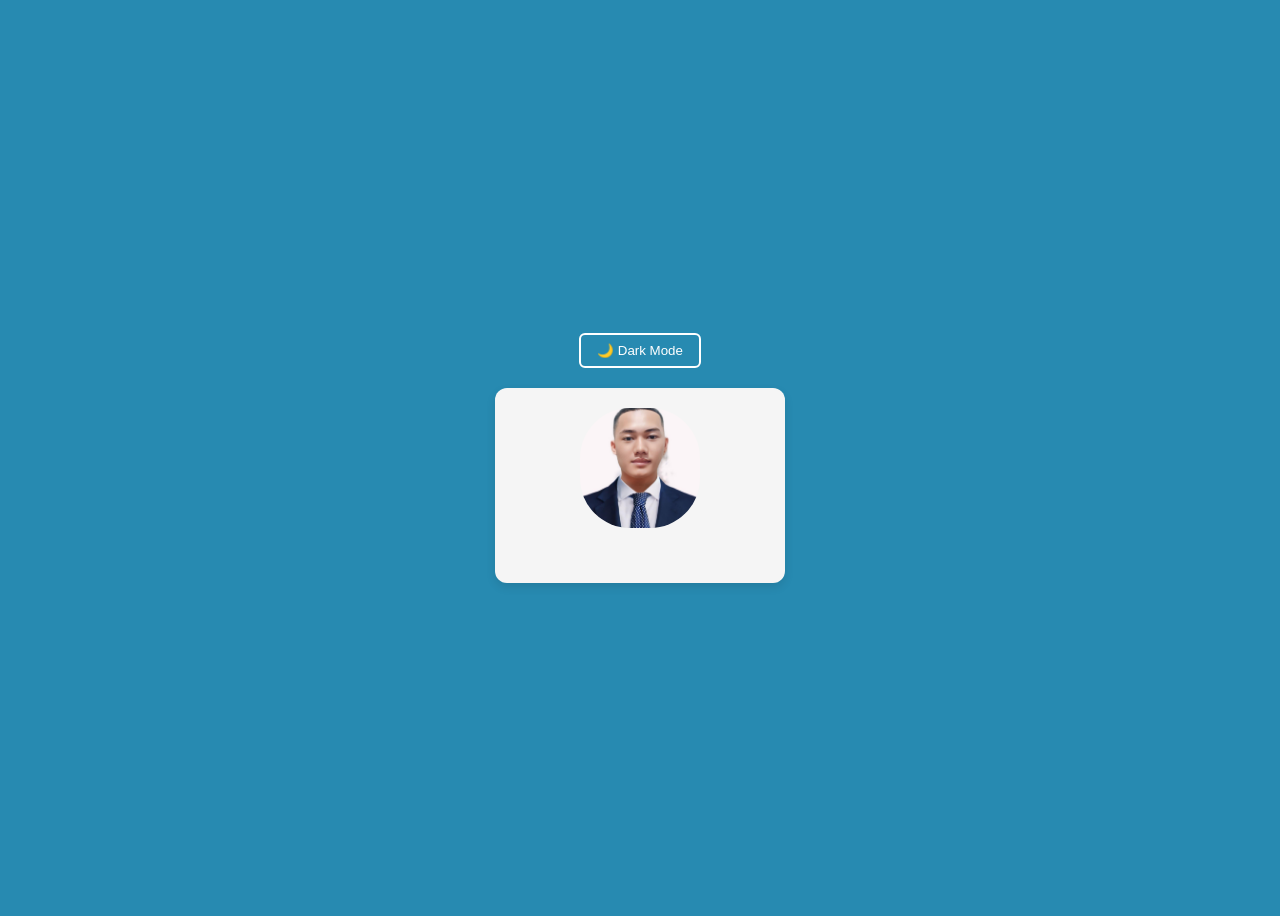
<file: activity4/index.html>
<!DOCTYPE html>
<html lang="en">
<head>
  <meta charset="UTF-8">
  <meta name="viewport" content="width=device-width, initial-scale=1.0">
  <title>Dark Mode Card</title>
  <link rel="stylesheet" href="style.css">
</head>
<body>
  
  <button id="toggle-theme">🌙 Dark Mode</button>

  <div class="card">
    <img src="aguirre.jpg" alt="">
    <p>this is the test of your eye</p>
  </div>

  <script>
    const toggleBtn = document.getElementById('toggle-theme');
    toggleBtn.addEventListener('click', () => {
      document.body.classList.toggle('dark');
      if (document.body.classList.contains('dark')) {
        toggleBtn.textContent = '☀️ Light Mode';
      } else {
        toggleBtn.textContent = '🌙 Dark Mode';
      }
    });
  </script>

</body>
</html>
</file>
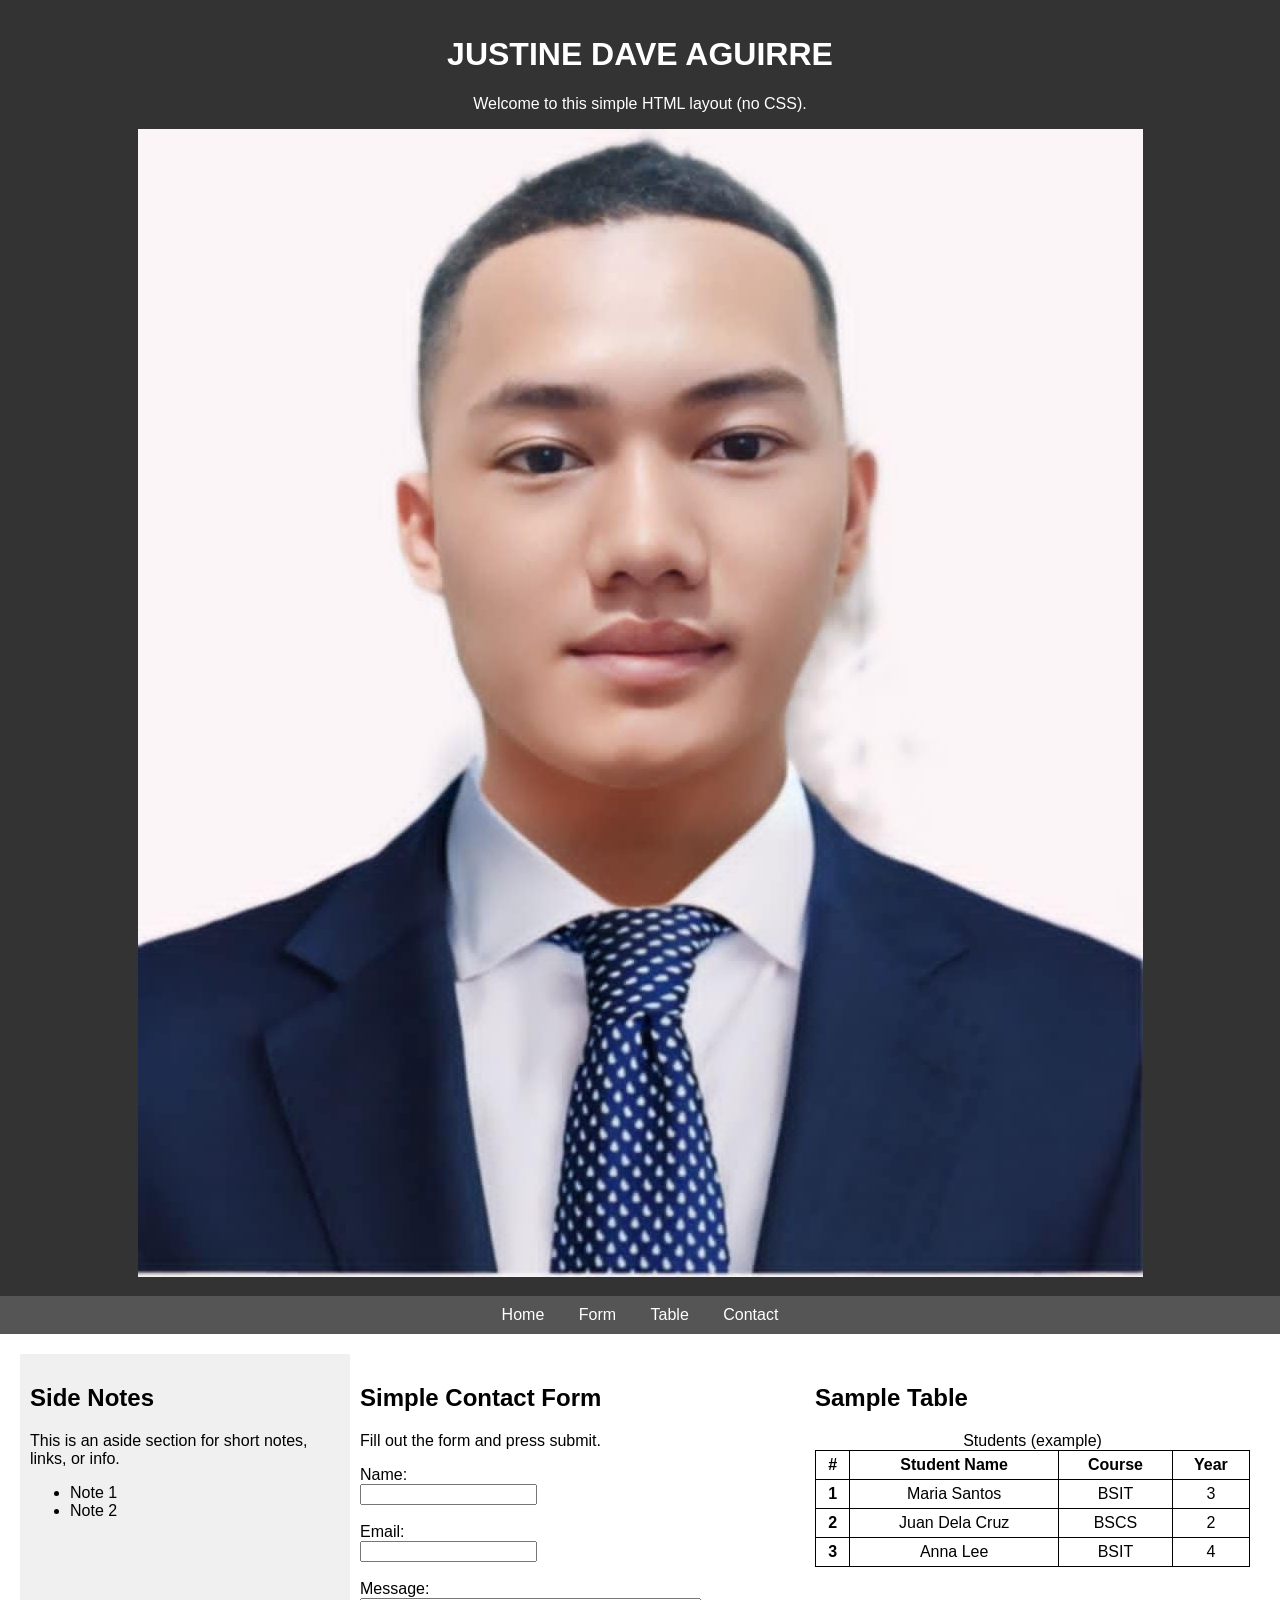
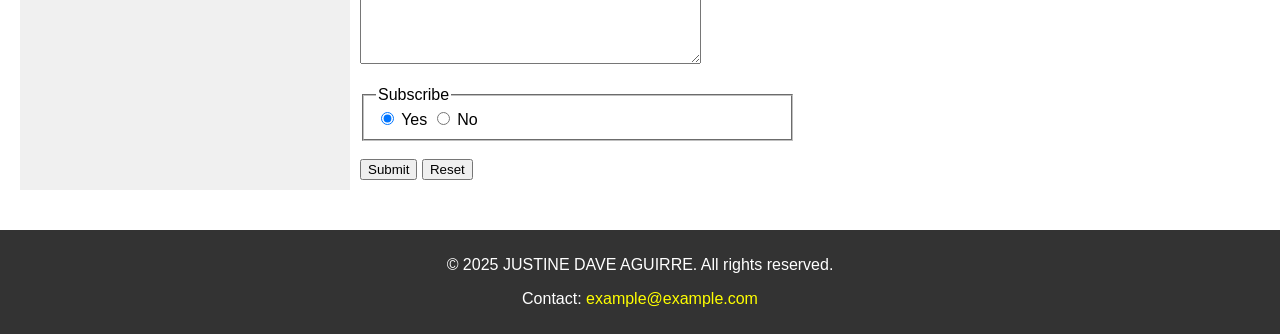
<file: activity5/index.html>
<!doctype html>
<html lang="en">
<head>
  <meta charset="utf-8" />
  <meta name="viewport" content="width=device-width,initial-scale=1" />
  <title>JUSTINE DAVE AGUIRRE — Simple Page</title>
  <link rel="stylesheet" href="style.css">
</head>
<body>

 
  <header>
    <h1>JUSTINE DAVE AGUIRRE</h1>
    <p>Welcome to this simple HTML layout (no CSS).</p>
    <img src="aguirre.jpg" alt="Header banner image" />
  </header>


  <nav aria-label="Main navigation">
    <ul>
      <li><a href="#home">Home</a></li>
      <li><a href="#form-section">Form</a></li>
      <li><a href="#table-section">Table</a></li>
      <li><a href="#contact">Contact</a></li>
    </ul>
  </nav>


  <main>
    <aside aria-labelledby="aside-heading">
      <h2 id="aside-heading">Side Notes</h2>
      <p>This is an aside section for short notes, links, or info.</p>
      <ul>
        <li>Note 1</li>
        <li>Note 2</li>
      </ul>
    </aside>

  
    <section id="form-section">
      <h2>Simple Contact Form</h2>
      <form id="contactForm" action="#" method="post" aria-describedby="form-desc">
        <p id="form-desc">Fill out the form and press submit.</p>

        <label for="name">Name:</label><br />
        <input type="text" id="name" name="name" required /><br /><br />

        <label for="email">Email:</label><br />
        <input type="email" id="email" name="email" required /><br /><br />

        <label for="message">Message:</label><br />
        <textarea id="message" name="message" rows="4" cols="40"></textarea><br /><br />

        <fieldset>
          <legend>Subscribe</legend>
          <label><input type="radio" name="subscribe" value="yes" checked /> Yes</label>
          <label><input type="radio" name="subscribe" value="no" /> No</label>
        </fieldset><br />

        <button type="submit">Submit</button>
        <button type="reset">Reset</button>
      </form>
    </section>

    
    <section id="table-section">
      <h2>Sample Table</h2>
      <table border="1" summary="Sample data table">
        <caption>Students (example)</caption>
        <thead>
          <tr>
            <th scope="col">#</th>
            <th scope="col">Student Name</th>
            <th scope="col">Course</th>
            <th scope="col">Year</th>
          </tr>
        </thead>
        <tbody>
          <tr>
            <th scope="row">1</th>
            <td>Maria Santos</td>
            <td>BSIT</td>
            <td>3</td>
          </tr>
          <tr>
            <th scope="row">2</th>
            <td>Juan Dela Cruz</td>
            <td>BSCS</td>
            <td>2</td>
          </tr>
          <tr>
            <th scope="row">3</th>
            <td>Anna Lee</td>
            <td>BSIT</td>
            <td>4</td>
          </tr>
        </tbody>
      </table>
    </section>

  </main>


  <footer>
    <p>&copy; <time datetime="2025">2025</time> JUSTINE DAVE AGUIRRE. All rights reserved.</p>
    <p>Contact: <a href="mailto:example@example.com">example@example.com</a></p>
  </footer>

</body>
</html>
</file>
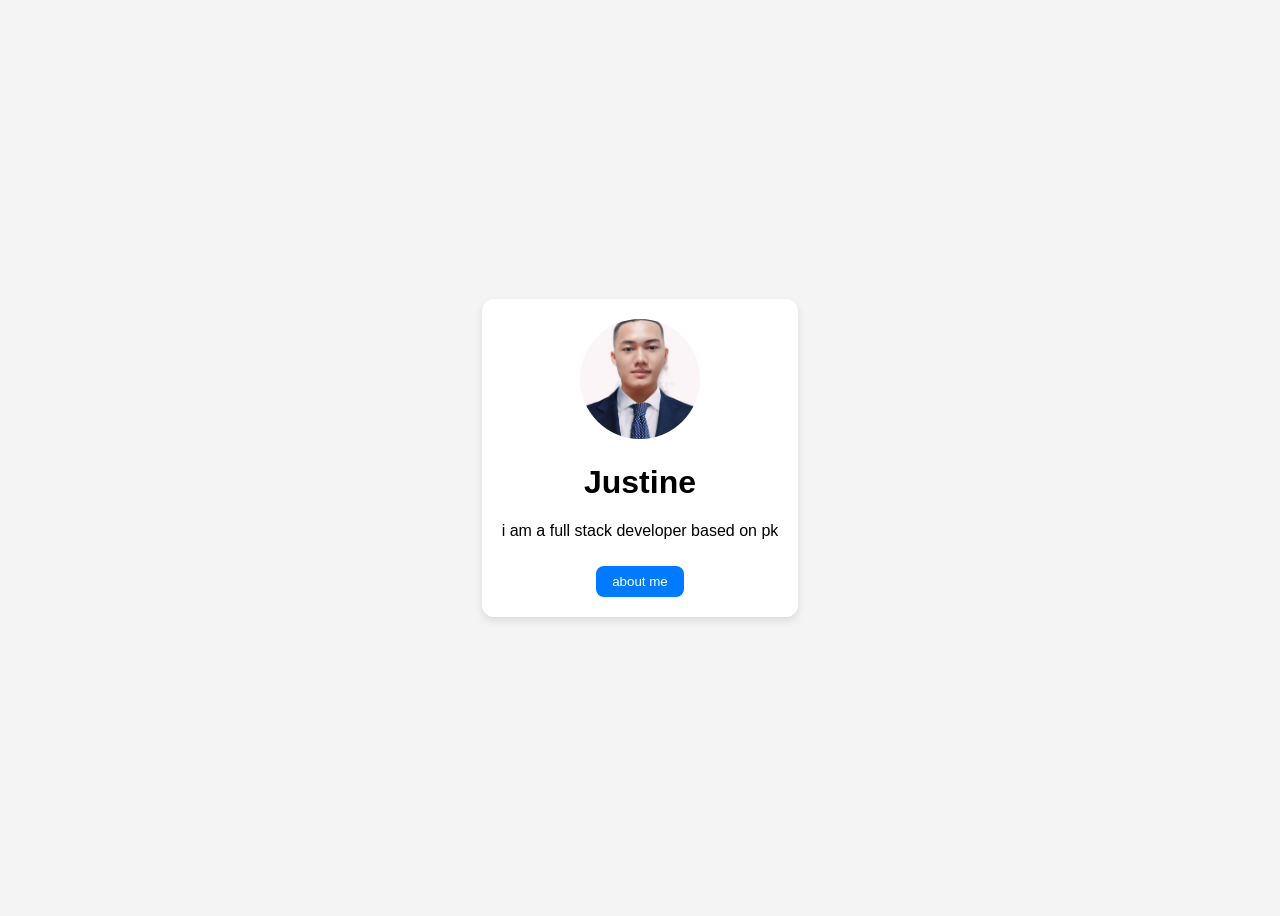
<file: activity3/activity3.html>
<!DOCTYPE html>
<html lang="en">
<head>
  <meta charset="UTF-8">
  <meta name="viewport" content="width=device-width, initial-scale=1.0">
  <title>Document</title>
  <link rel="stylesheet" href="style.css">
</head>
<body>
  <div class="profile">
    <img src="aguirre.jpg" alt="haha" class="center-img">
    <h1>Justine</h1>
    <p>i am a full stack developer based on pk</p>
    <button id = "btn-aboutme">about me</button>
    <div id="info" class="hide">
      <p>i am a self made programer, my passion runs through my blood</p>
    </div>
  </div>
  <script src="script.js"></script>
</body>
</html>
</file>
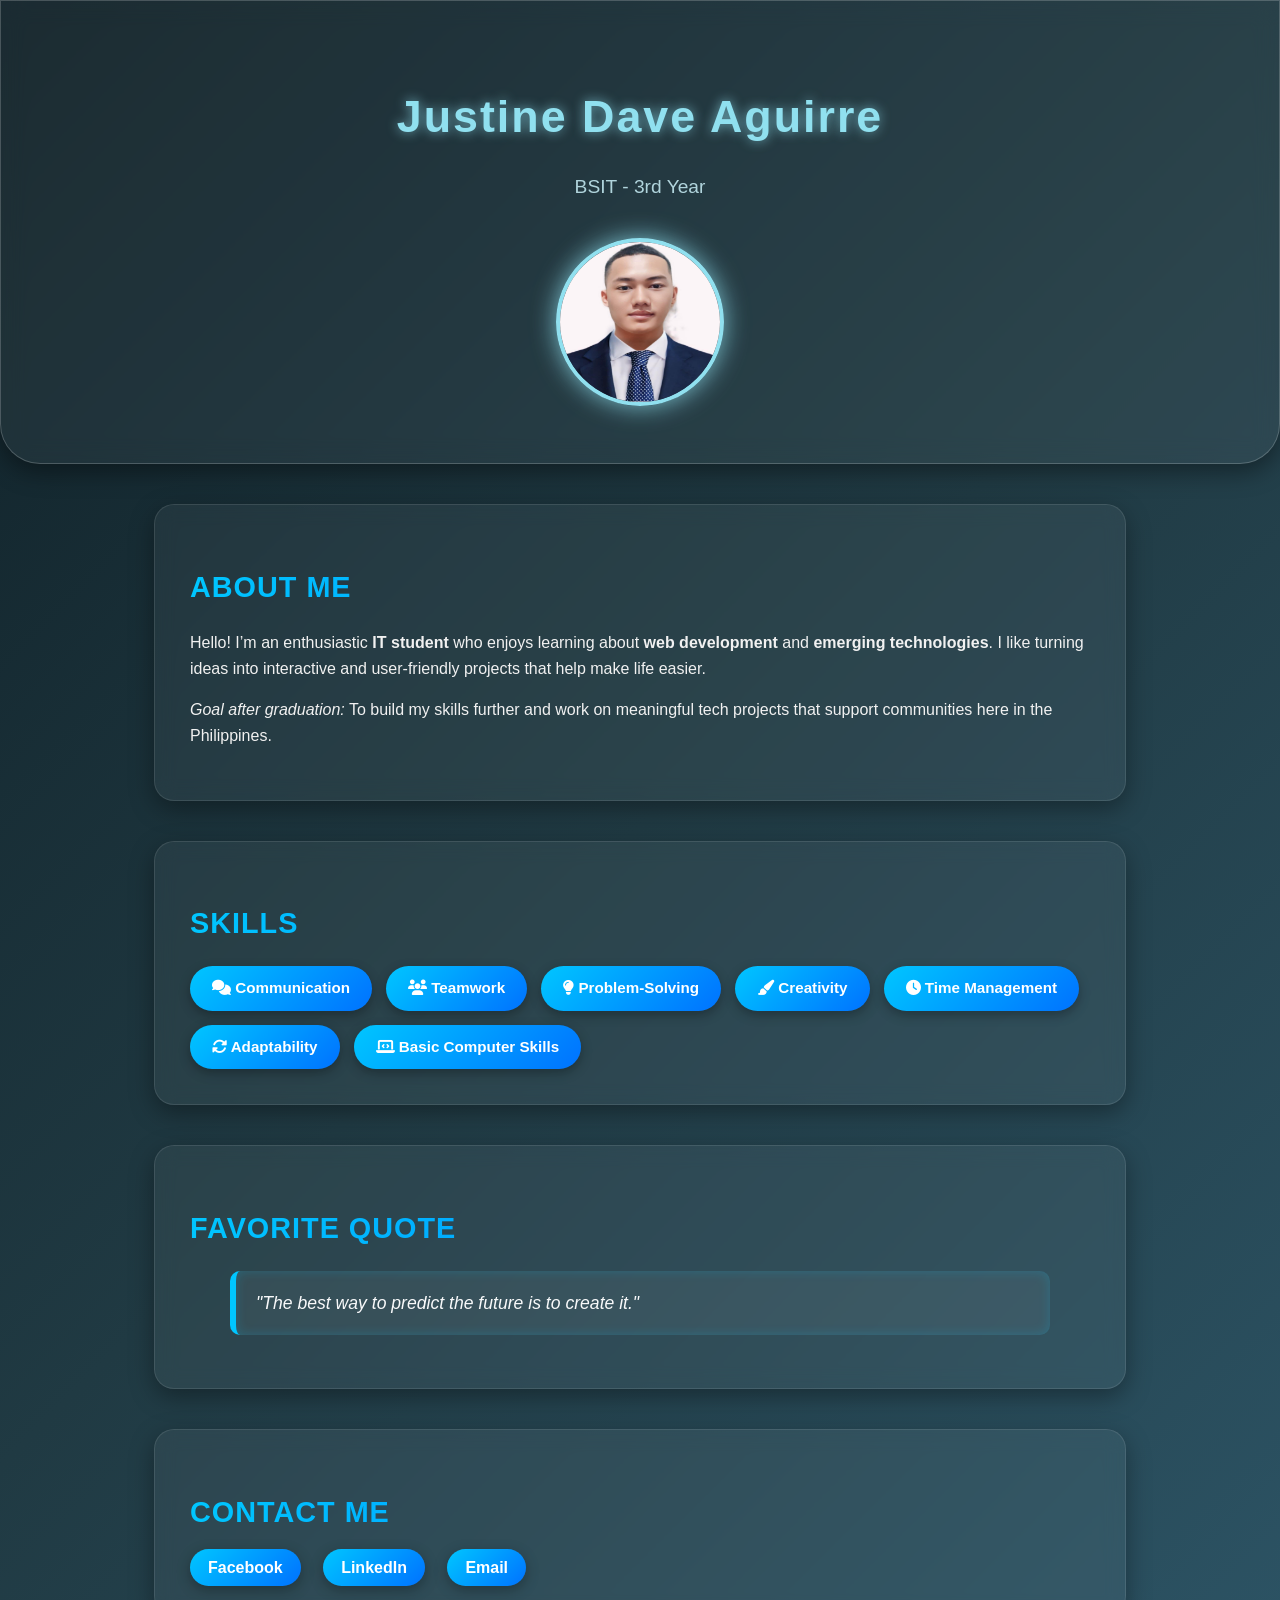
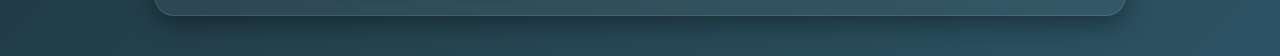
<file: activity/activity1/Activity.html>
<!DOCTYPE html>
<html lang="en">
<head>
    <meta charset="UTF-8">
    <meta name="viewport" content="width=device-width, initial-scale=1.0">
    <title>Justine Dave V. Aguirre</title>
    <link rel="stylesheet" href="style.css">
</head>
<body>

    <header>
        <h1 id="fullName">Justine Dave V. Aguirre</h1>
        <p id="courseYear">BSIT-3C</p>
        <img src="justine.jpg" alt="Profile Image" id="profileImage">
    </header>

    <section class="about-me">
    <h2>About Me</h2>
    <p>
        Hello! I’m an enthusiastic <strong>IT student</strong> who enjoys learning about 
        <strong>web development</strong> and <strong>emerging technologies</strong>.  
        I like turning ideas into interactive and user-friendly projects that help make life easier.
    </p>
    <p>
       <em>Goal after graduation:</em>  
        To build my skills further and work on meaningful tech projects that support communities here in the Philippines.
    </p>
</section>


   <section>
    <h2>Skills</h2>
    <div class="skills" id="skillsList">
        <div class="skill communication"><i class="fas fa-comments"></i> Communication</div>
        <div class="skill teamwork"><i class="fas fa-users"></i> Teamwork</div>
        <div class="skill problem"><i class="fas fa-lightbulb"></i> Problem-Solving</div>
        <div class="skill creativity"><i class="fas fa-paint-brush"></i> Creativity</div>
        <div class="skill time"><i class="fas fa-clock"></i> Time Management</div>
        <div class="skill adaptability"><i class="fas fa-sync-alt"></i> Adaptability</div>
        <div class="skill tech"><i class="fas fa-laptop-code"></i> Basic Computer Skills</div>
    </div>
</section>

<link rel="stylesheet" href="https://cdnjs.cloudflare.com/ajax/libs/font-awesome/6.5.1/css/all.min.css">


    <section>
        <h2>Favorite Quote</h2>
        <blockquote id="quote">
            "The best way to predict the future is to create it."
        </blockquote>
    </section>

    <section class="contact">
        <h2>Contact Me</h2>
        <a href="https://facebook.com" target="_blank">Facebook</a>
        <a href="https://linkedin.com" target="_blank">LinkedIn</a>
        <a href="mailto:youremail@example.com">Email</a>
    </section>

    <script src="script.js"></script>
</body>
</html>
</file>
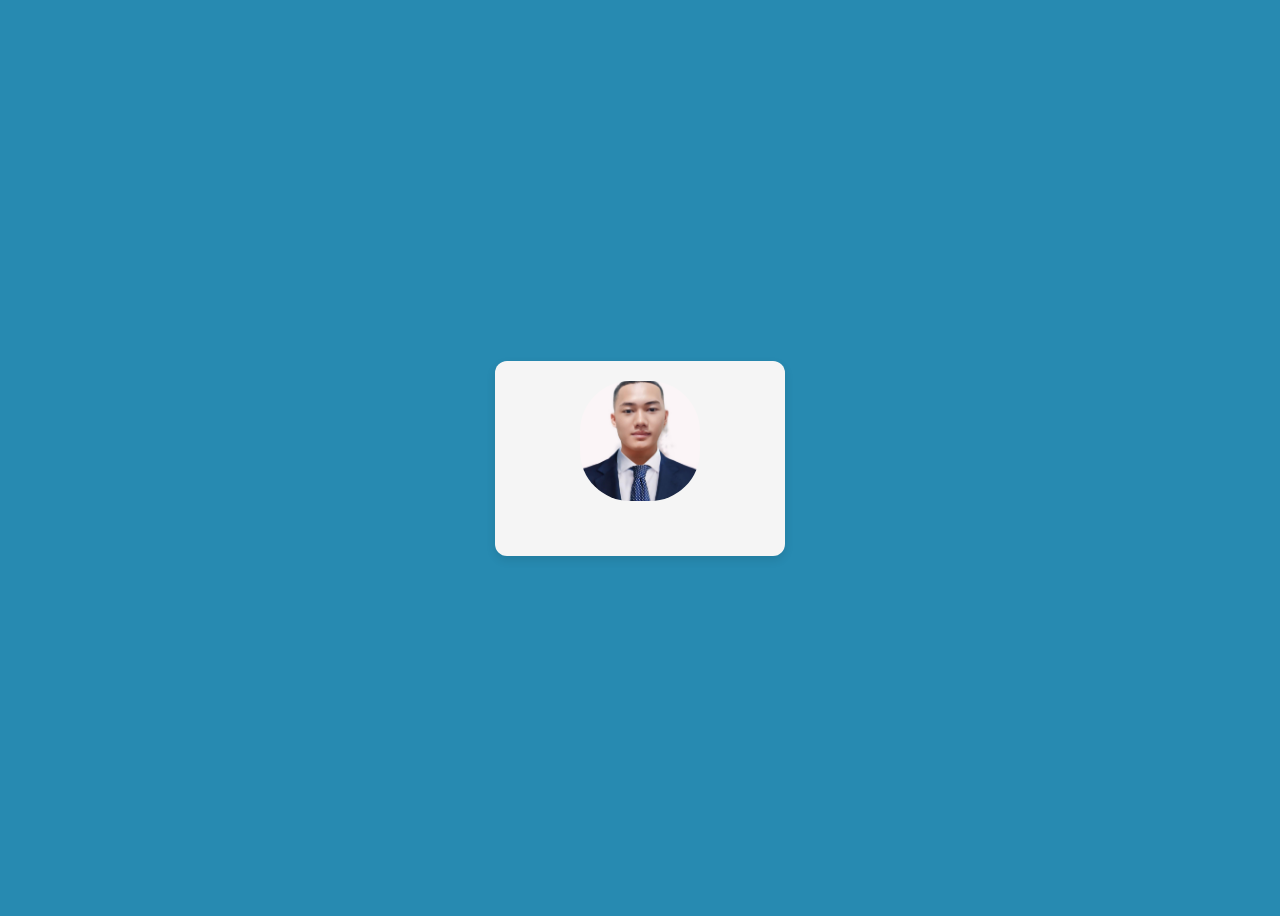
<file: activity/activity1/activity2/activity2.html>
<!DOCTYPE html>
<html lang="en">
<head>
  <meta charset="UTF-8">
  <meta name="viewport" content="width=device-width, initial-scale=1.0">
  <title>Document</title>
  <link rel="stylesheet" href="style.css">
</head>
<body>
  
  <div class="card">
    <img src="aguirre.jpg" alt="">
    <p>this is the test of your eye</p>
  </div>
</body>
</html>
</file>
<file: activity4/style.css>
body {
  display: flex;
  flex-direction: column;
  justify-content: center;
  align-items: center;
  min-height: 100vh;
  font-family: 'Segoe UI', Tahoma, Geneva, Verdana, sans-serif;
  background-color: rgb(39, 138, 177);
  transition: background-color 0.3s ease, color 0.3s ease;
}

/* Dark mode background */
body.dark {
  background-color: #121212;
  color: #f0f0f0;
}

#toggle-theme {
  background: none;
  border: 2px solid #fff;
  color: #fff;
  padding: 8px 16px;
  border-radius: 6px;
  cursor: pointer;
  margin-bottom: 20px;
  transition: 0.3s;
}

body.dark #toggle-theme {
  border-color: #f0f0f0;
  color: #f0f0f0;
}

#toggle-theme:hover {
  background-color: rgba(255, 255, 255, 0.2);
}

/* Card styles */
.card {
  width: 250px;
  text-align: center;
  background: whitesmoke;
  border-radius: 12px;
  padding: 20px;
  box-shadow: 0 4px 10px rgba(0, 0, 0, 0.1);
  transition: transform 0.3s ease, background-color 0.3s ease, color 0.3s ease;
}

.card:hover {
  transform: translateY(-10px);
}

.card img {
  width: 120px;
  height: 120px;
  border-radius: 50px;
  object-fit: cover;
}

.card p {
  margin-top: 15px;
  color: rgb(19, 19, 19);
  line-height: 1.4;
  max-height: 0;
  opacity: 0;
  overflow: hidden;
  transition: opacity 0.3s ease, max-height 0.3s ease;
}

.card:hover p {
  opacity: 1;
  max-height: 100px;
}

/* Dark mode card */
body.dark .card {
  background: #1f1f1f;
  color: #f0f0f0;
}
</file>
<file: activity5/style.css>
/* Basic reset */
body {
  font-family: Arial, sans-serif;
  margin: 0;
  padding: 0;
}

/* Header */
header {
  background-color: #333;
  color: white;
  text-align: center;
  padding: 15px;
}

/* Navigation */
nav ul {
  list-style-type: none;
  margin: 0;
  padding: 10px;
  background: #555;
  text-align: center;
}

nav ul li {
  display: inline;
  margin: 0 15px;
}

nav ul li a {
  color: white;
  text-decoration: none;
}

/* Layout: aside + content */
main {
  display: flex;
  padding: 20px;
}

aside {
  width: 25%;
  padding: 10px;
  background: #f0f0f0;
}

section {
  flex: 1;
  padding: 10px;
}

/* Table */
table {
  border-collapse: collapse;
  width: 100%;
  margin-top: 10px;
}

th, td {
  border: 1px solid black;
  padding: 5px;
  text-align: center;
}

/* Footer */
footer {
  background: #333;
  color: white;
  text-align: center;
  padding: 10px;
  margin-top: 20px;
}

footer a {
  color: yellow;
  text-decoration: none;
}
</file>
<file: activity3/style.css>
body {
  font-family: Arial, sans-serif;
  background: #f4f4f4;
  display: flex;
  justify-content: center;
  align-items: center;
  height: 100vh;
}

.profile {
  background: white;
  padding: 20px;
  border-radius: 12px;
  box-shadow: 0px 4px 8px rgba(0,0,0,0.1);
  text-align: center;
  max-width: 300px;
}

.center-img {
  width: 120px;
  height: 120px;
  border-radius: 50%;
  object-fit: cover;
}

button {
  margin-top: 10px;
  padding: 8px 16px;
  border: none;
  border-radius: 8px;
  background: #007BFF;
  color: white;
  cursor: pointer;
  transition: 0.3s;
}

button:hover {
  background: #0056b3;
}

.hide {
  display: none;
  margin-top: 10px;
}
</file>
<file: activity/activity1/style.css>
/* ===== GLOBAL ===== */
body {
    font-family: 'Poppins', Arial, sans-serif;
    margin: 0;
    background: linear-gradient(135deg, #0f2027, #203a43, #2c5364); /* Dark gradient */
    color: #f1f1f1;
    line-height: 1.6;
    scroll-behavior: smooth;
}

/* ===== HEADER ===== */
header {
    text-align: center;
    background: rgba(255, 255, 255, 0.05); /* glass effect */
    color: white;
    padding: 50px 20px;
    box-shadow: 0 8px 25px rgba(0,0,0,0.4);
    border-bottom-left-radius: 40px;
    border-bottom-right-radius: 40px;
    backdrop-filter: blur(12px);
    border: 1px solid rgba(255, 255, 255, 0.2);
}

header h1 {
    margin-bottom: 10px;
    font-size: 2.8rem;
    letter-spacing: 2px;
    font-weight: 700;
    color: #90e0ef;
    text-shadow: 0 0 12px rgba(144, 224, 239, 0.7);
    animation: fadeInDown 1s ease;
}

header p {
    font-size: 1.2rem;
    opacity: 0.85;
    margin-bottom: 20px;
    color: #caf0f8;
}

header img {
    width: 160px;
    height: 160px;
    border-radius: 50%;
    margin-top: 15px;
    border: 4px solid #90e0ef;
    box-shadow: 0 0 25px rgba(144,224,239,0.8);
    transition: transform 0.4s ease, box-shadow 0.4s ease;
}

header img:hover {
    transform: scale(1.1) rotate(3deg);
    box-shadow: 0 0 35px rgba(0,198,255,0.9);
}

/* ===== SECTIONS ===== */
section {
    max-width: 900px;
    margin: 40px auto;
    padding: 35px;
    background: rgba(255, 255, 255, 0.05); /* glass effect */
    border-radius: 20px;
    box-shadow: 0 8px 25px rgba(0,0,0,0.35);
    transition: transform 0.3s ease, box-shadow 0.3s ease;
    border: 1px solid rgba(255, 255, 255, 0.1);
    backdrop-filter: blur(10px);
}

section:hover {
    transform: translateY(-6px);
    box-shadow: 0 12px 30px rgba(0,198,255,0.4);
}

h2 {
    margin-bottom: 20px;
    font-size: 1.8rem;
    font-weight: 600;
    background: linear-gradient(90deg, #00c6ff, #0072ff);
    -webkit-background-clip: text;
    -webkit-text-fill-color: transparent;
    text-transform: uppercase;
    letter-spacing: 1px;
}

/* ===== SKILLS ===== */
.skills {
    display: flex;
    flex-wrap: wrap;
    gap: 14px;
}

.skill {
    background: linear-gradient(135deg, #00c6ff, #0072ff);
    padding: 10px 22px;
    border-radius: 30px;
    font-weight: 600;
    font-size: 0.95rem;
    transition: all 0.35s ease;
    cursor: pointer;
    color: white;
    box-shadow: 0 4px 12px rgba(0,0,0,0.3);
}

.skill:hover {
    background: linear-gradient(135deg, #00f5d4, #00bbf9);
    transform: scale(1.08) rotate(-2deg);
    box-shadow: 0 6px 18px rgba(0,198,255,0.5);
}

/* ===== QUOTE ===== */
blockquote {
    font-style: italic;
    color: #f8f9fa;
    border-left: 6px solid #00c6ff;
    padding-left: 18px;
    font-size: 1.1rem;
    background: rgba(255, 255, 255, 0.05);
    border-radius: 10px;
    padding: 18px 20px;
    box-shadow: inset 0 0 12px rgba(0,198,255,0.2);
}

.contact a {
    text-decoration: none;
    margin-right: 18px;
    background: linear-gradient(135deg, #00c6ff, #0072ff);
    color: white;
    font-weight: 600;
    font-size: 1rem;
    padding: 10px 18px;
    border-radius: 30px;
    transition: all 0.3s ease;
    box-shadow: 0 4px 14px rgba(0,0,0,0.3);
}

.contact a:hover {
    background: linear-gradient(135deg, #00f5d4, #00bbf9);
    transform: translateY(-3px) scale(1.05);
    box-shadow: 0 6px 20px rgba(0,198,255,0.6);
}

/* ===== ANIMATIONS ===== */
@keyframes fadeInDown {
    0% { opacity: 0; transform: translateY(-25px); }
    100% { opacity: 1; transform: translateY(0); }
}

/* ===== RESPONSIVE ===== */
@media (max-width: 600px) {
    header h1 {
        font-size: 2.1rem;
    }

    section {
        padding: 25px;
    }

    .skills {
        justify-content: center;
    }
}
</file>
<file: activity/activity1/activity2/style.css>
body {
            display: flex;
            justify-content: center;
            align-items: center;
            min-height: 100vh;
            font-family: 'Segoe UI', Tahoma, Geneva, Verdana, sans-serif;
            background-color: rgb(39, 138, 177);
        }
        .card {
            width: 250px;
            text-align: center;
            background: whitesmoke;
            border-radius: 12px;
            padding: 20px;
            box-shadow: 0 4px 10px rgb(0, 0, 0, 0.1);
            transition: transform 0.3 ease;
        }
        .card:hover{
            transform: translateY(-10px);
        }
        .card img{
            width: 120px;
            height: 120px;
            border-radius: 50px;
            object-fit: cover;
        }
        .card p{
            margin-top: 15px;
            color: rgb(19, 19, 19);
            line-height: 1.4;
            max-height: 0;
            opacity: 0;
            overflow: hidden;
            transform: opacity 0.3s ease, max-height 0.3 ease;
        }
        .card:hover p{
            opacity: 1;
            max-height: 100px;
        }
</file>
